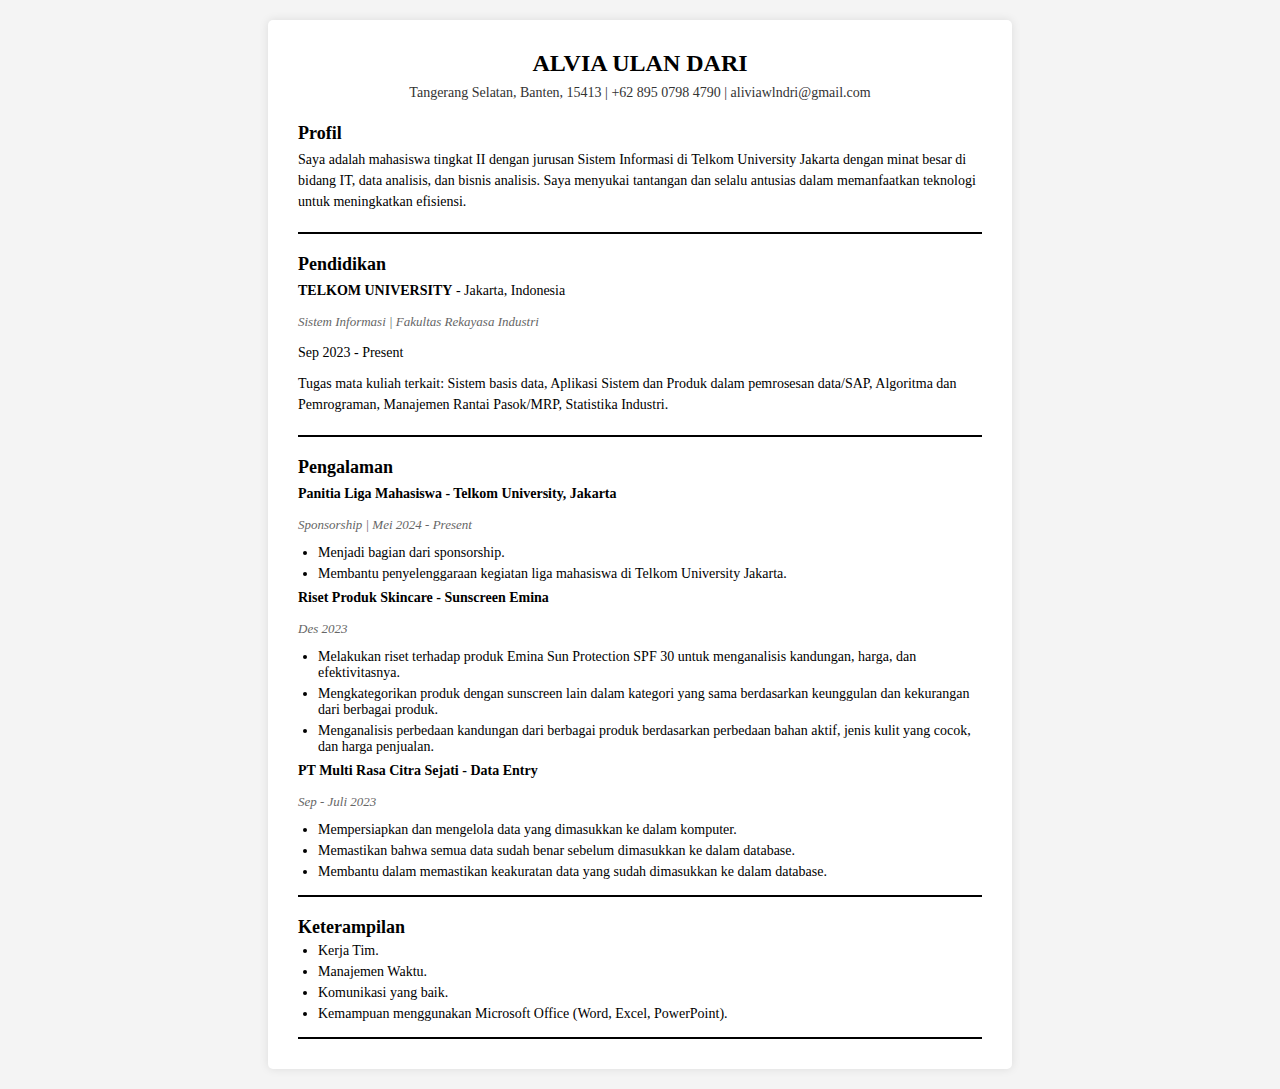
<file: Project CV/CV.Alvia/index.html>
<!DOCTYPE html>
<html lang="id">
<head>
    <meta charset="UTF-8">
    <meta name="viewport" content="width=device-width, initial-scale=1.0">
    <title>CV - Alvia Ulan Dari</title>
    <link rel="stylesheet" href="style.css">
</head>
<body>
    <div class="container">
        <div class="header">
            <h1>ALVIA ULAN DARI</h1>
            <p>Tangerang Selatan, Banten, 15413 | +62 895 0798 4790 | aliviawlndri@gmail.com</p>
        </div>

        <div class="section">
            <h2>Profil</h2>
            <p>Saya adalah mahasiswa tingkat II dengan jurusan Sistem Informasi di Telkom University Jakarta dengan minat besar di bidang IT, data analisis, dan bisnis analisis. Saya menyukai tantangan dan selalu antusias dalam memanfaatkan teknologi untuk meningkatkan efisiensi.</p>
        </div>

        <div class="section">
            <h2>Pendidikan</h2>
            <p><strong>TELKOM UNIVERSITY</strong> - Jakarta, Indonesia</p>
            <p><em>Sistem Informasi | Fakultas Rekayasa Industri</em></p>
            <p>Sep 2023 - Present</p>
            <p>Tugas mata kuliah terkait: Sistem basis data, Aplikasi Sistem dan Produk dalam pemrosesan data/SAP, Algoritma dan Pemrograman, Manajemen Rantai Pasok/MRP, Statistika Industri.</p>
        </div>

        <div class="section">
            <h2>Pengalaman</h2>
            <p><strong>Panitia Liga Mahasiswa - Telkom University, Jakarta</strong></p>
            <p><em>Sponsorship | Mei 2024 - Present</em></p>
            <ul>
                <li>Menjadi bagian dari sponsorship.</li>
                <li>Membantu penyelenggaraan kegiatan liga mahasiswa di Telkom University Jakarta.</li>
            </ul>

            <p><strong>Riset Produk Skincare - Sunscreen Emina</strong></p>
            <p><em>Des 2023</em></p>
            <ul>
                <li>Melakukan riset terhadap produk Emina Sun Protection SPF 30 untuk menganalisis kandungan, harga, dan efektivitasnya.</li>
                <li>Mengkategorikan produk dengan sunscreen lain dalam kategori yang sama berdasarkan keunggulan dan kekurangan dari berbagai produk.</li>
                <li>Menganalisis perbedaan kandungan dari berbagai produk berdasarkan perbedaan bahan aktif, jenis kulit yang cocok, dan harga penjualan.</li>
            </ul>

            <p><strong>PT Multi Rasa Citra Sejati - Data Entry</strong></p>
            <p><em>Sep - Juli 2023</em></p>
            <ul>
                <li>Mempersiapkan dan mengelola data yang dimasukkan ke dalam komputer.</li>
                <li>Memastikan bahwa semua data sudah benar sebelum dimasukkan ke dalam database.</li>
                <li>Membantu dalam memastikan keakuratan data yang sudah dimasukkan ke dalam database.</li>
            </ul>
        </div>

        <div class="section">
            <h2>Keterampilan</h2>
            <ul>
                <li>Kerja Tim.</li>
                <li>Manajemen Waktu.</li>
                <li>Komunikasi yang baik.</li>
                <li>Kemampuan menggunakan Microsoft Office (Word, Excel, PowerPoint).</li>
            </ul>
        </div>
    </div>
</body>
</html>
</file>
<file: Project CV/CV.Alvia/style.css>
/* Reset default margin dan padding */
* {
    margin: 0;
    padding: 0;
    box-sizing: border-box;
}

body {
    font-family: "Times New Roman", Times, serif; /* Ubah ke Times New Roman */
    background-color: #f4f4f4;
    padding: 20px;
}

/* Container utama */
.container {
    width: 60%;
    margin: auto;
    background: #fff;
    padding: 30px;
    box-shadow: 0px 0px 10px rgba(0, 0, 0, 0.1);
    border-radius: 5px;
}

/* Header CV */
.header {
    text-align: center;
    margin-bottom: 20px;
}

.header h1 {
    font-size: 24px;
    font-weight: bold;
    margin-bottom: 5px;
}

.header p {
    font-size: 14px;
    color: #333;
}

/* Setiap section (Profil, Pendidikan, Pengalaman, Keterampilan) */
.section {
    margin-top: 20px;
    padding-bottom: 10px;
    border-bottom: 2px solid black;
}

.section h2 {
    font-size: 18px;
    font-weight: bold;
    margin-bottom: 5px;
}

/* Paragraf */
p {
    font-size: 14px;
    line-height: 1.5;
    margin-bottom: 10px;
}

/* List untuk pengalaman & keterampilan */
ul {
    padding-left: 20px;
    font-size: 14px;
}

ul li {
    margin-bottom: 5px;
}

/* Strong (untuk nama institusi & perusahaan) */
strong {
    font-size: 14px;
    font-weight: bold;
}

/* Emphasize (untuk posisi & tanggal) */
em {
    font-size: 13px;
    color: #666;
}
</file>
